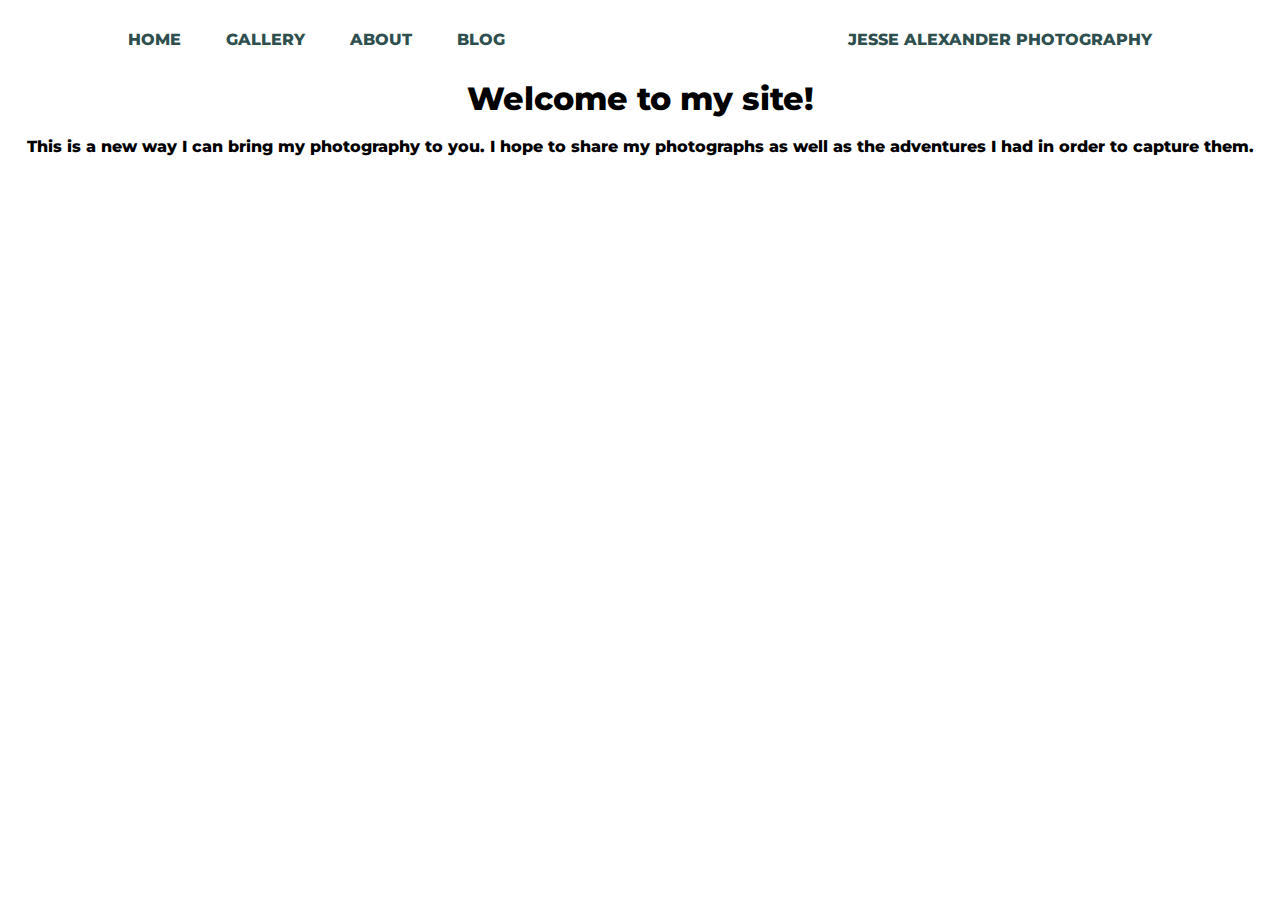
<file: index.html>
<!DOCTYPE html>
<html lang="en">
  
<head>

    <meta charset="UTF-8">

    <meta content="width=device-width, initial-scale=1">

    <title>Jesse Alexander Photography</title>

    <link rel="stylesheet" type="text/css" href="/css/style.css">

</head>
  
<body>
    <header>
        <a class="logo"
            href="index.html">
            Jesse Alexander Photography
        </a>    
  
        <nav>
            <ul class="navigate_links">
                <li><a href="index.html">Home</a></li>
                <li><a href="gallery.html">Gallery</a></li>
                <li><a href="about.html">About</a></li>
                <li><a href="#">Blog</a></li>
            </ul>
        </nav>
    </header>

    <main>
        <h1>Welcome to my site!</h1>
        <br>
        <p>This is a new way I can bring my photography to you. I hope to share my photographs as well as the adventures I had in order to capture them.</p>
    </main>


</body>
  
</html>
</file>
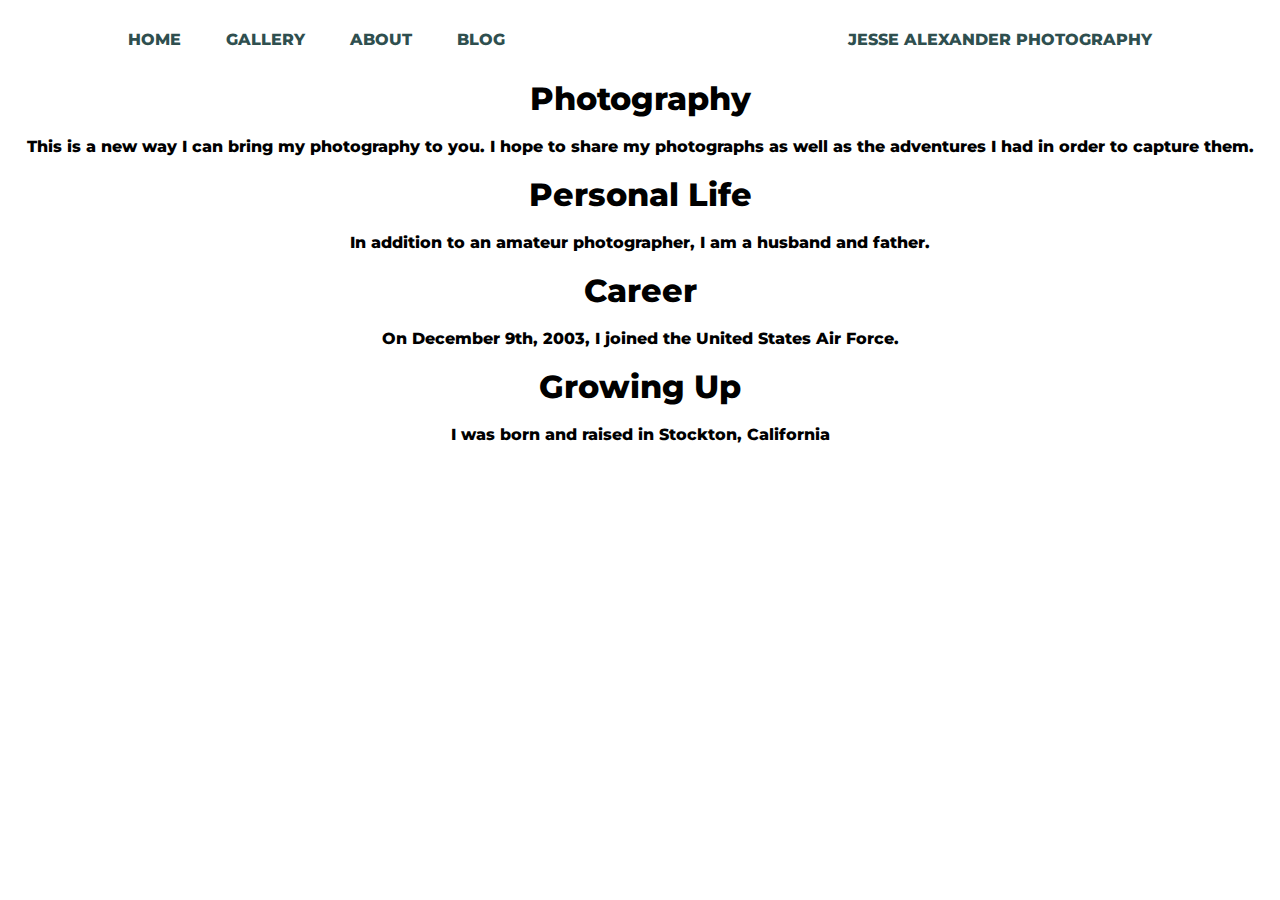
<file: about.html>
<!DOCTYPE html>
<html lang="en">
  
<head>

    <meta charset="UTF-8">

    <meta content="width=device-width, initial-scale=1">

    <title>About Me - Jesse Alexander Photography</title>

    <link rel="stylesheet" type="text/css" href="/css/style.css">

</head>
  
<body>
    <header>
        <a class="logo"
            href="index.html">
            Jesse Alexander Photography
        </a>    
  
        <nav>
            <ul class="navigate_links">
                <li><a href="index.html">Home</a></li>
                <li><a href="gallery.html">Gallery</a></li>
                <li><a href="#!">About</a></li>
                <li><a href="#">Blog</a></li>
            </ul>
        </nav>
    </header>

    <main>
        <article>
            <h1>Photography</h1>
            <br>
            <p>This is a new way I can bring my photography to you. I hope to share my photographs as well as the adventures I had in order to capture them.</p>
        </article>
        <br>
        <article>
            <h1>Personal Life</h1>
            <br>
            <p>In addition to an amateur photographer, I am a husband and father.</p>
        </article>
        <br>
        <article>
            <h1>Career</h1>
            <br>
            <p>On December 9th, 2003, I joined the United States Air Force.</p>
        </article>
        <br>
        <article>
            <h1>Growing Up</h1>
            <br>
            <p>I was born and raised in Stockton, California</p>
        </article>
    </main>


</body>
  
</html>
</file>
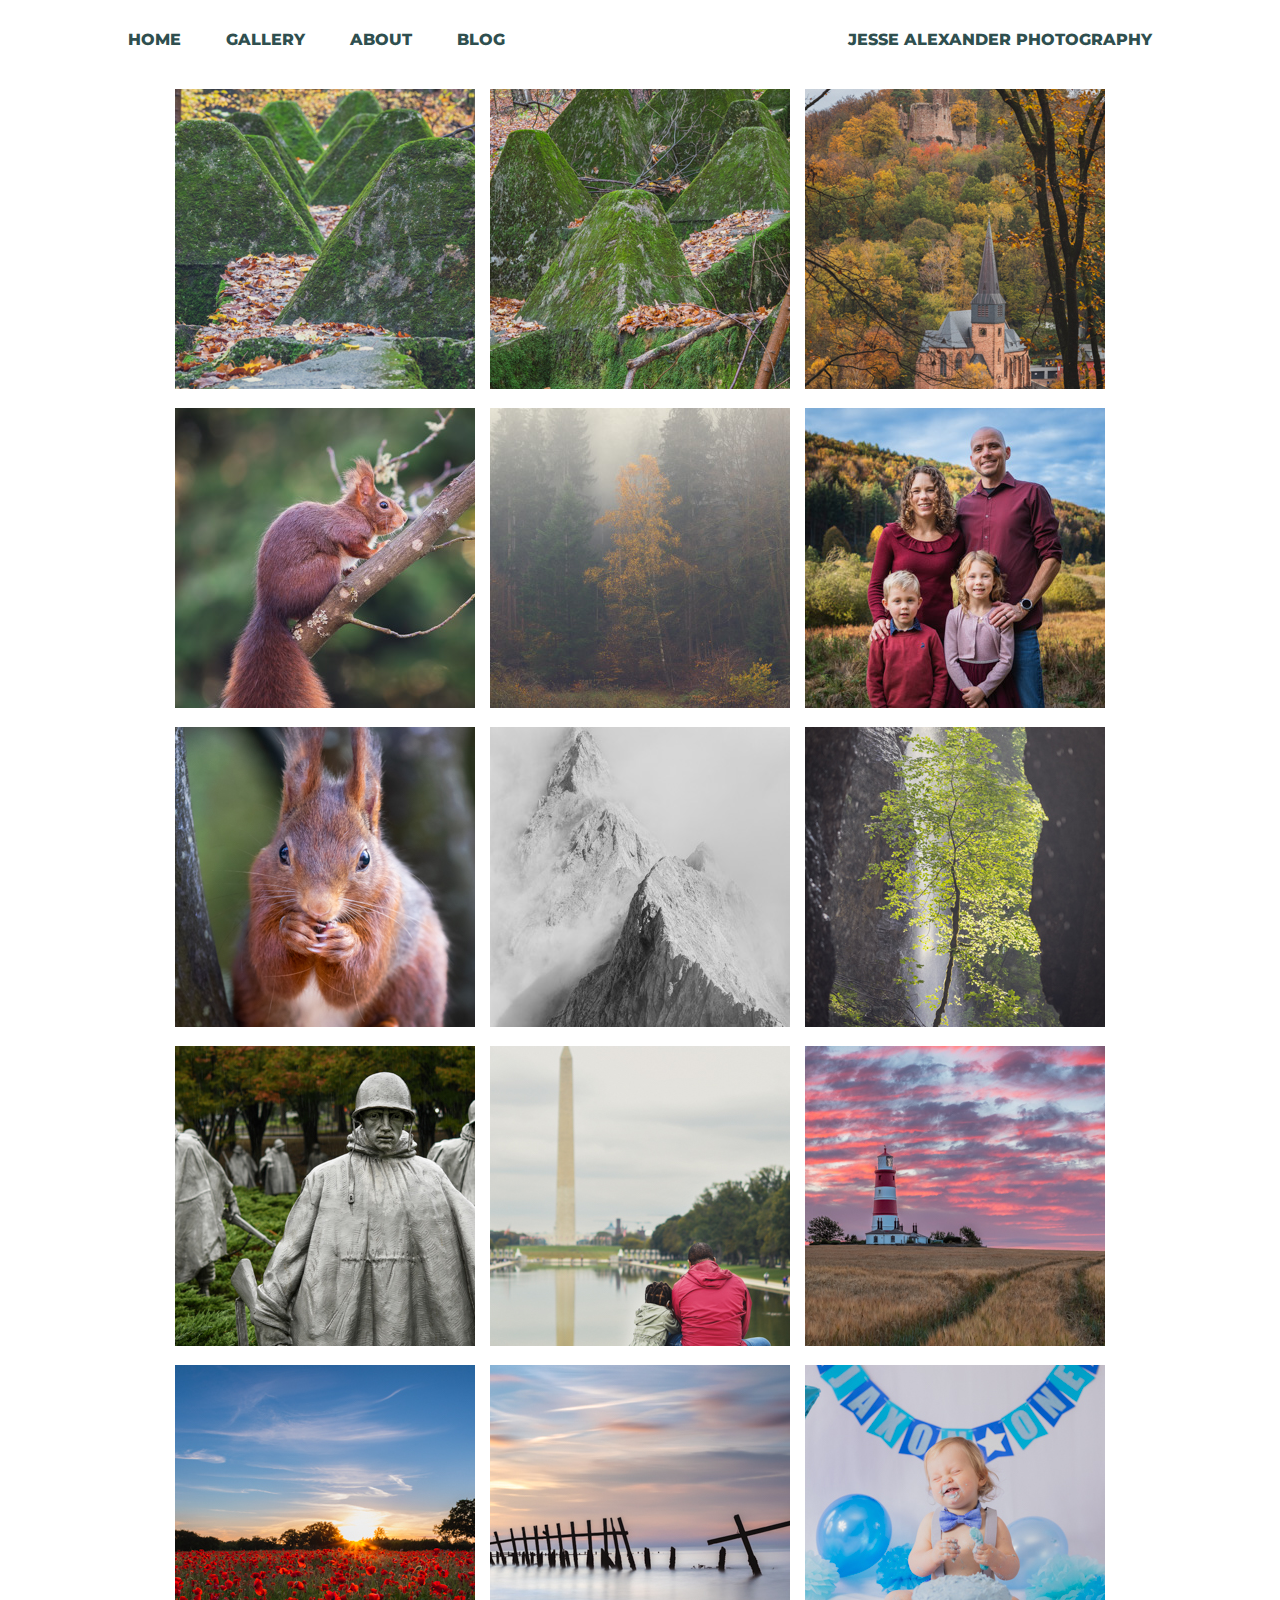
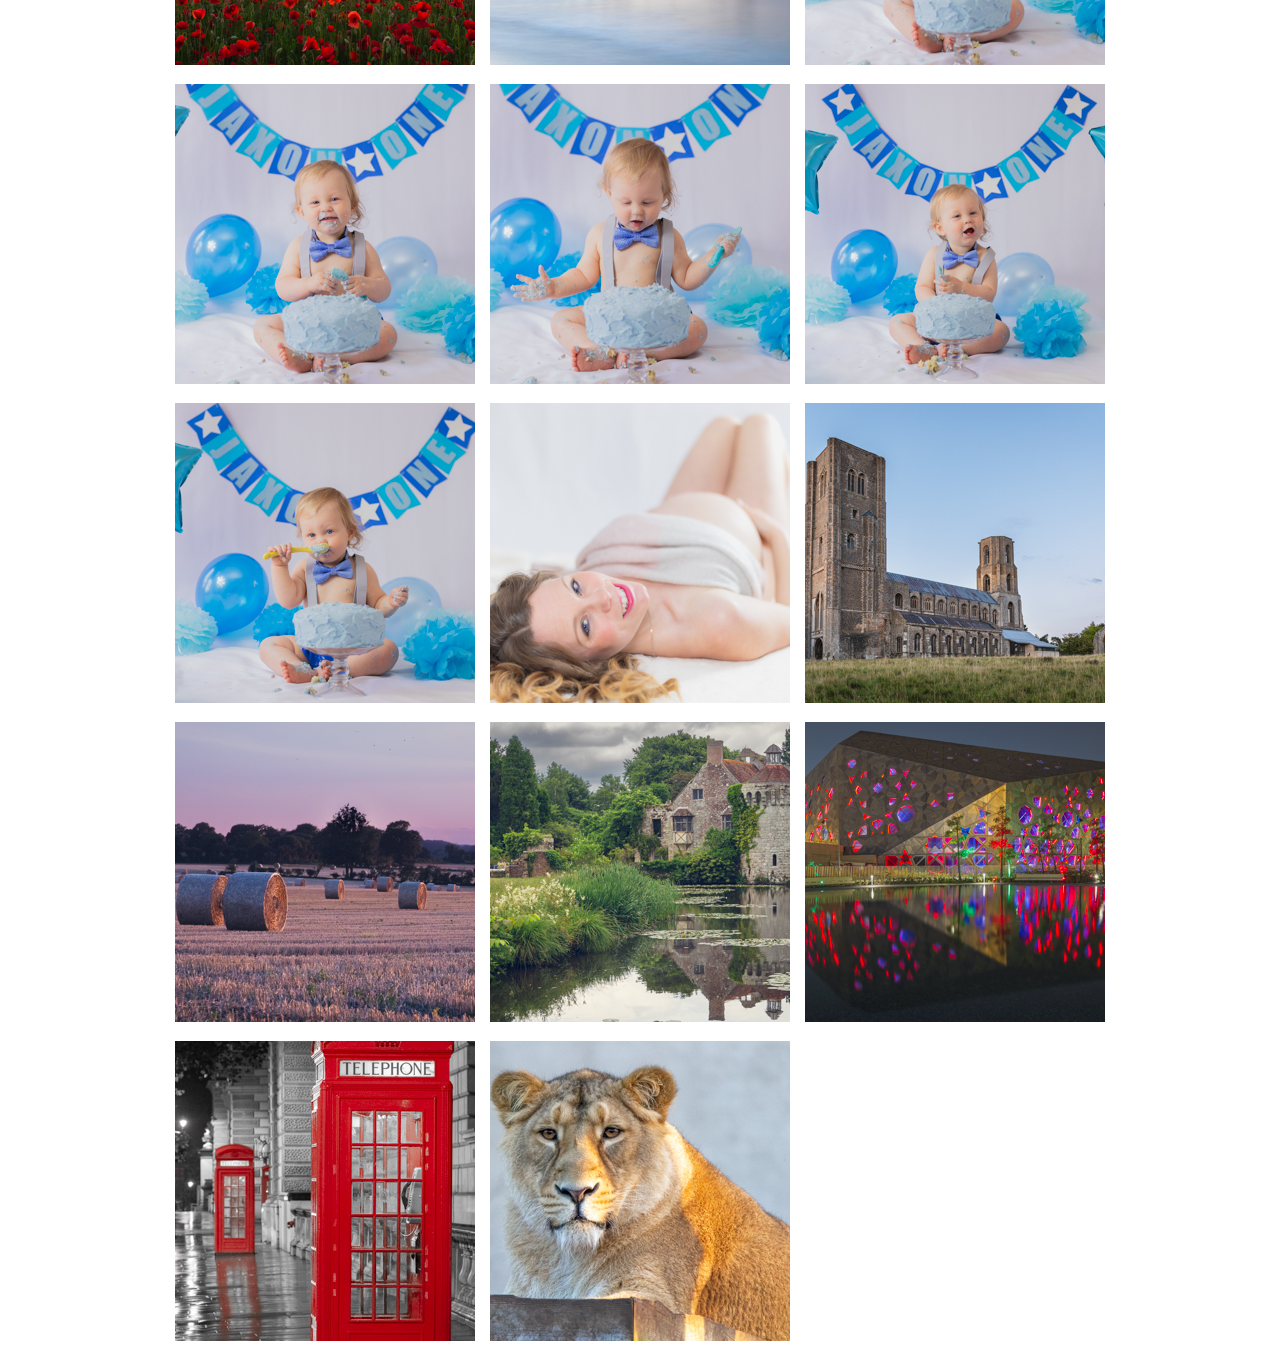
<file: gallery.html>
<!DOCTYPE html>
<html lang="en">
<head>
    <meta charset="UTF-8">
    <meta content="width=device-width, initial-scale=1">
    <title>Gallery - Jesse Alexander Photography</title>
    <link rel="stylesheet" href="/css/style.css">
    <link rel="stylesheet" href="/css/lightbox.css">
</head>
<body>
    <header>
        <a class="logo" href="index.html">Jesse Alexander Photography</a>    
        <nav>
            <ul class="navigate_links">
                <li><a href="index.html">Home</a></li>
                <li><a href="gallery.html">Gallery</a></li>
                <li><a href="about.html">About</a></li>
                <li><a href="#">Blog</a></li>
            </ul>
        </nav>
    </header>

    <!-- Lightbox -->
    <div class="container">
        <div class="gallery">
            <!-- 2022 -->
            <a href="/images/2022/7.jpg" data-lightbox="All" data-title="Dragon's Teeth">
                <img src="/images/thumbs/2022/7.jpg" alt="">            
            </a>
            <a href="/images/2022/6.jpg" data-lightbox="All" data-title="Dragon's Teeth">
                <img src="/images/thumbs/2022/6.jpg" alt="">            
            </a>
            <a href="/images/2022/5.jpg" data-lightbox="All" data-title="Burg Hohenecken">
                <img src="/images/thumbs/2022/5.jpg" alt="">            
            </a>
            <a href="/images/2022/4.jpg" data-lightbox="All" data-title="Red Squirrel">
                <img src="/images/thumbs/2022/4.jpg" alt="">            
            </a>
            <a href="/images/2022/3.jpg" data-lightbox="All" data-title="Foggy Birch">
                <img src="/images/thumbs/2022/3.jpg" alt="">            
            </a>
            <a href="/images/2022/2.jpg" data-lightbox="All" data-title="Family Portrait">
                <img src="/images/thumbs/2022/2.jpg" alt="">            
            </a>
            <a href="/images/2022/1.jpg" data-lightbox="All" data-title="Red Squirrel">
                <img src="/images/thumbs/2022/1.jpg" alt="">            
            </a>
            <!-- 2021 -->
            <a href="/images/2021/2.jpg" data-lightbox="All" data-title="Zugspitze">
                <img src="/images/thumbs/2021/2.jpg" alt="">
            </a>
            <a href="/images/2021/1.jpg" data-lightbox="All" data-title="Partnach Gorge">
                <img src="/images/thumbs/2021/1.jpg" alt="">
            </a>
            <!-- 2020 -->
            <a href="/images/2020/3.jpg" data-lightbox="All" data-title="Korean War Memorial, Washington D.C.">
                <img src="/images/thumbs/2020/3.jpg" alt="">
            </a>
            <a href="/images/2020/2.jpg" data-lightbox="All" data-title="Dad & Daughter">
                <img src="/images/thumbs/2020/2.jpg" alt="">
            </a>
            <a href="/images/2020/1.jpg" data-lightbox="All" data-title="Happisburgh Light House">
                <img src="/images/thumbs/2020/1.jpg" alt="">
            </a>
            <!-- 2019 -->
            <a href="/images/2019/7.jpg" data-lightbox="All" data-title="Poppy Field">
                <img src="/images/thumbs/2019/7.jpg" alt="">
            </a>
            <a href="/images/2019/6.jpg" data-lightbox="All" data-title="Happisburgh Sea Defence">
                <img src="/images/thumbs/2019/6.jpg" alt="">
            </a>
            <a href="/images/2019/5.jpg" data-lightbox="All" data-title="Cake Smash 5">
                <img src="/images/thumbs/2019/5.jpg" alt="">
            </a>
            <a href="/images/2019/4.jpg" data-lightbox="All" data-title="Cake Smash 4">
                <img src="/images/thumbs/2019/4.jpg" alt="">
            </a>
            <a href="/images/2019/3.jpg" data-lightbox="All" data-title="Cake Smash 3">
                <img src="/images/thumbs/2019/3.jpg" alt="">
            </a>
            <a href="/images/2019/2.jpg" data-lightbox="All" data-title="Cake Smash 2">
                <img src="/images/thumbs/2019/2.jpg" alt="">
            </a>
            <a href="/images/2019/1.jpg" data-lightbox="All" data-title="Cake Smash 1">
                <img src="/images/thumbs/2019/1.jpg" alt="">
            </a>
            <!-- 2018 -->
            <a href="/images/2018/1.jpg" data-lightbox="All" data-title="Maternity Photo">
                <img src="/images/thumbs/2018/1.jpg" alt="">            
            </a>
            <!-- Older -->
            <a href="/images/older/6.jpg" data-lightbox="All" data-title="Wymondham Abbey - Norfolk, UK">
                <img src="/images/thumbs/older/6.jpg" alt="">
            </a>
            <a href="/images/older/5.jpg" data-lightbox="All" data-title="Norfolk, UK">
                <img src="/images/thumbs/older/5.jpg" alt="">
            </a>
            <a href="/images/older/4.jpg" data-lightbox="All" data-title="Scotney Castle - Kent, UK">
                <img src="/images/thumbs/older/4.jpg" alt="">
            </a>
            <a href="/images/older/3.jpg" data-lightbox="All" data-title="Al Jabar Cultural Center, Kuwait">
                <img src="/images/thumbs/older/3.jpg" alt="">
            </a>
            <a href="/images/older/2.jpg" data-lightbox="All" data-title="Red Phone Booth">
                <img src="/images/thumbs/older/2.jpg" alt="">
            </a>
            <a href="/images/older/1.jpg" data-lightbox="All" data-title="Lioness">
                <img src="/images/thumbs/older/1.jpg" alt="">
            </a>
        </div>
    </div>
        
            <script src="/javascript/lightbox-plus-jquery.js"></script>


</body>
</html>
</file>
<file: css/style.css>
@import url(
	'https://fonts.googleapis.com/css2?family=Montserrat:wght@100&display=swap');

* {
	margin: 0px;
	padding: 0px;
	font-family: "Montserrat", sans-serif;
}

/* Handles Navigation Appearance */
header,
.logo,
.navigate_links,
nav a {
	font-family: "Montserrat", sans-serif;
	font-weight: 800;
	font-size: 16px;
	color: darkslategray;
	text-decoration: none;
	text-transform: uppercase;
	/* margin-right: auto; */
	order: 3;
	margin-left: auto;
}

/* Handles Size of Header */
header {
	display: flex;
	justify-content: flex-end;
	align-items: center;
	padding: 30px 10%;
	order: 1;
}

main,
main p,
main h1 {
	text-align: center;
	font-weight: 800;
}

/* Space Between Link Buttons in Header */
.navigate_links {
	list-style: none;
}

.navigate_links li {
	display: inline-block;
	padding: 0px 20px;
}

/* Space Under Header Nav Buttons */
.navigate_links li a {
	transition: all .25s ease-in-out 0s;
}

/* Space just after Home button */
.navigate_links li:nth-child(1) {
	padding: 0px 20px 0px 0px;
}

/* Hover Effect */
.navigate_links li a:hover {
	color: lightslategray;
	border: 2px solid lightslategray;
	box-shadow: 2px 2px 20px lightslategray;
	border-radius: 4px;
	margin: 10px;	
	padding: 12px;
}

/* Main Gallery Container */
.container {
    width: auto;
    display: flex;
    align-items: center;
    justify-content: center;
    padding: 10px 12%;
}

/* Immediately Under Gallery Images */
.gallery {
    display: grid;
    grid-template-columns: repeat(3, 1fr);
    column-gap: 15px;
	row-gap: 15px;
}

.gallery img {
    width: 100%;
    height: auto;
}
</file>
